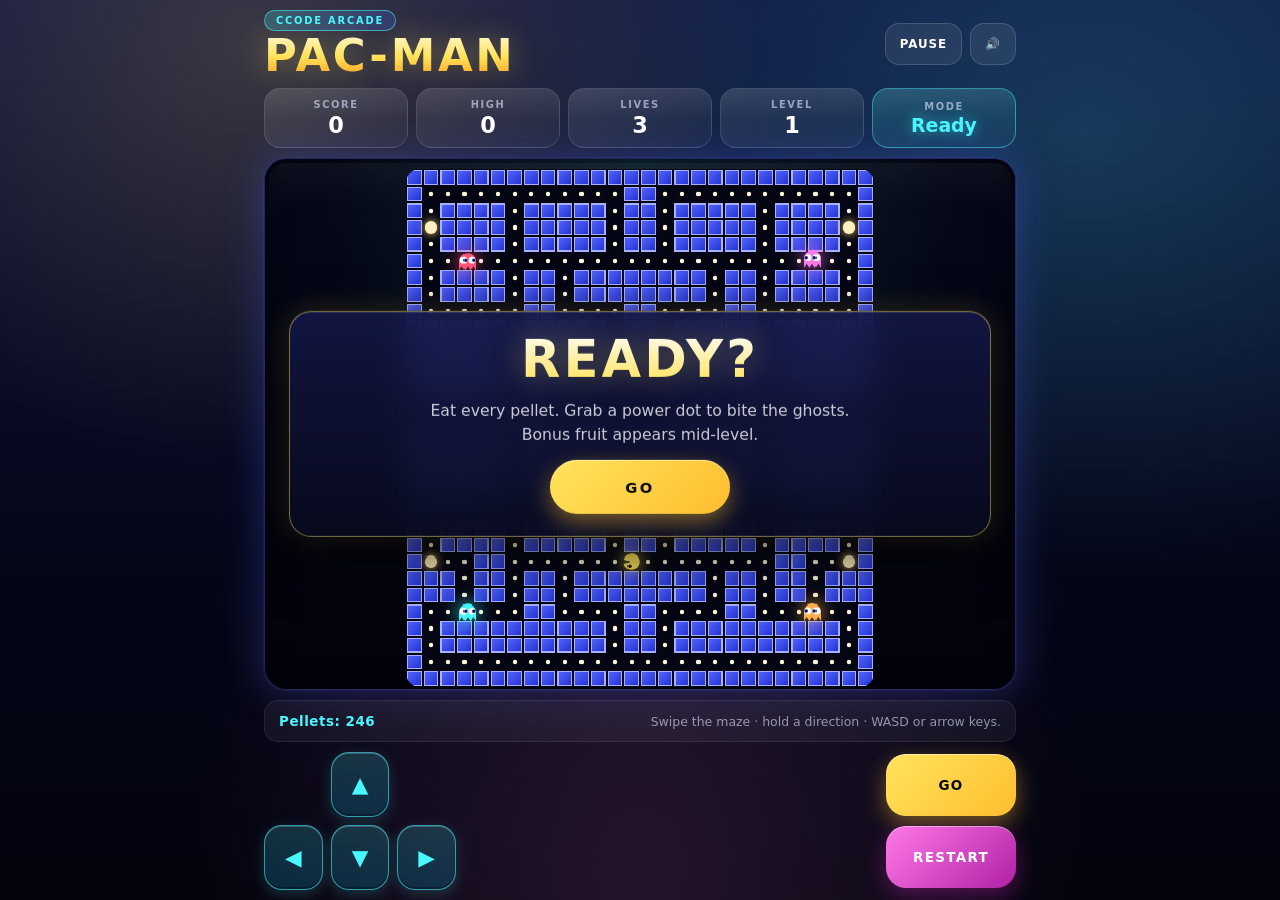
<file: index.html>
<!DOCTYPE html>
<html lang="en">
<head>
  <meta charset="UTF-8" />
  <meta name="viewport" content="width=device-width, initial-scale=1.0, maximum-scale=1.0, user-scalable=no, viewport-fit=cover" />
  <meta name="mobile-web-app-capable" content="yes" />
  <meta name="apple-mobile-web-app-capable" content="yes" />
  <meta name="apple-mobile-web-app-status-bar-style" content="black-translucent" />
  <title>CCode Pac-Man</title>
  <link rel="icon" href="data:image/svg+xml,%3Csvg xmlns='http://www.w3.org/2000/svg' viewBox='0 0 64 64'%3E%3Ccircle cx='32' cy='32' r='30' fill='%23ffe45c'/%3E%3Cpath d='M32 32 L58 18 A30 30 0 1 0 58 46 Z' fill='%23060819'/%3E%3C/svg%3E" />
  <link rel="stylesheet" href="style.css?v=10" />
</head>
<body>
  <main class="app-shell" aria-label="CCode Pac-Man game">
    <header class="topbar">
      <div class="brand">
        <span class="pill">CCode Arcade</span>
        <h1>Pac-Man</h1>
      </div>
      <div class="top-actions">
        <button id="pauseBtn" class="small-btn" type="button">Pause</button>
        <button id="soundBtn" class="small-btn" type="button" aria-pressed="true" aria-label="Toggle sound">🔊</button>
      </div>
    </header>

    <section class="scoreboard" aria-label="Game stats">
      <div class="stat"><span>Score</span><strong id="score">0</strong></div>
      <div class="stat"><span>High</span><strong id="high">0</strong></div>
      <div class="stat"><span>Lives</span><strong id="lives">3</strong></div>
      <div class="stat"><span>Level</span><strong id="level">1</strong></div>
      <div class="stat accent"><span>Mode</span><strong id="mode">Ready</strong></div>
    </section>

    <section class="stage" id="stage">
      <canvas id="game" width="448" height="496" aria-label="Playable Pac-Man maze"></canvas>
      <div id="message" class="message">
        <div id="messageTitle">Ready?</div>
        <p id="messageText">Chomp every pellet. Grab a power dot to bite back. Watch for the bonus fruit.</p>
        <button id="startBtn" type="button">Start Game</button>
      </div>
    </section>

    <div class="info-row">
      <span id="pellets">Pellets: 0</span>
      <span id="hint">Swipe the maze · hold a direction · WASD or arrow keys.</span>
    </div>

    <nav class="controls" aria-label="Game controls">
      <div class="dpad" aria-label="Movement pad">
        <button class="dir up" data-dir="up" type="button" aria-label="Move up">▲</button>
        <button class="dir left" data-dir="left" type="button" aria-label="Move left">◀</button>
        <button class="dir right" data-dir="right" type="button" aria-label="Move right">▶</button>
        <button class="dir down" data-dir="down" type="button" aria-label="Move down">▼</button>
      </div>
      <div class="control-actions">
        <button id="goBtn" class="primary" type="button">Go</button>
        <button id="restartBtn" class="secondary" type="button">Restart</button>
      </div>
    </nav>
  </main>

  <script src="game.js?v=10"></script>
</body>
</html>
</file>
<file: style.css>
:root {
  --bg-deep: #05071a;
  --bg-mid: #0f1340;
  --bg-soft: #1b2270;
  --ink: #ffffff;
  --ink-soft: rgba(255, 255, 255, 0.78);
  --ink-muted: rgba(220, 228, 255, 0.62);
  --yellow: #ffe45c;
  --yellow-deep: #ffbe2f;
  --cyan: #48f7ff;
  --cyan-deep: #0b7fa8;
  --pink: #ff79e8;
  --magenta: #b021a5;
  --red: #ff5577;
  --orange: #ffb24d;
  --green: #59ff9f;
  --line: rgba(255, 255, 255, 0.14);
  --line-soft: rgba(255, 255, 255, 0.08);
}

* {
  box-sizing: border-box;
  margin: 0;
  padding: 0;
  -webkit-tap-highlight-color: transparent;
  -webkit-touch-callout: none;
  -webkit-user-select: none;
  user-select: none;
}

html, body {
  width: 100%;
  height: 100%;
  overflow: hidden;
  background: var(--bg-deep);
  color: var(--ink);
  font-family: 'Inter', system-ui, -apple-system, 'Segoe UI', Roboto, Arial, sans-serif;
  overscroll-behavior: none;
  touch-action: none;
  -webkit-text-size-adjust: 100%;
}

body {
  min-height: 100dvh;
  background:
    radial-gradient(ellipse at 20% 5%, rgba(255, 228, 92, 0.18) 0%, transparent 35%),
    radial-gradient(ellipse at 85% 15%, rgba(72, 247, 255, 0.18) 0%, transparent 40%),
    radial-gradient(ellipse at 50% 100%, rgba(255, 121, 232, 0.14) 0%, transparent 50%),
    linear-gradient(180deg, var(--bg-mid) 0%, var(--bg-deep) 60%, #02030c 100%);
}

button {
  font: inherit;
  border: 0;
  cursor: pointer;
  touch-action: none;
  color: inherit;
}

/* ────────── APP SHELL ────────── */
.app-shell {
  height: 100dvh;
  width: 100%;
  max-width: 780px;
  margin: 0 auto;
  padding:
    max(10px, env(safe-area-inset-top)) 14px
    max(10px, env(safe-area-inset-bottom));
  display: grid;
  grid-template-rows: auto auto minmax(0, 1fr) auto auto;
  gap: 10px;
  position: relative;
}

/* ────────── TOP BAR ────────── */
.topbar {
  display: flex;
  align-items: center;
  justify-content: space-between;
  gap: 10px;
  min-height: 58px;
}

.brand {
  min-width: 0;
  text-align: left;
  display: flex;
  flex-direction: column;
  gap: 4px;
}

.pill {
  display: inline-flex;
  align-self: flex-start;
  padding: 4px 11px;
  border-radius: 999px;
  background: linear-gradient(135deg, rgba(72, 247, 255, 0.22), rgba(83, 98, 255, 0.22));
  border: 1px solid rgba(72, 247, 255, 0.55);
  color: var(--cyan);
  font-size: 0.62rem;
  font-weight: 800;
  letter-spacing: 0.18em;
  text-transform: uppercase;
  backdrop-filter: blur(8px);
}

.brand h1 {
  font-size: clamp(1.8rem, 7.5vw, 2.8rem);
  line-height: 0.95;
  text-transform: uppercase;
  letter-spacing: 0.06em;
  font-weight: 900;
  background: linear-gradient(180deg, #fff8d4 0%, var(--yellow) 50%, #ff9c1e 100%);
  -webkit-background-clip: text;
  background-clip: text;
  -webkit-text-fill-color: transparent;
  text-shadow: 0 0 28px rgba(255, 228, 92, 0.35);
}

.top-actions {
  display: flex;
  gap: 8px;
  align-items: center;
  justify-content: flex-end;
  flex-wrap: wrap;
}

.small-btn {
  min-height: 42px;
  padding: 0 14px;
  border-radius: 14px;
  background: rgba(255, 255, 255, 0.08);
  border: 1px solid var(--line);
  color: var(--ink);
  font-size: 0.74rem;
  font-weight: 800;
  letter-spacing: 0.08em;
  text-transform: uppercase;
  backdrop-filter: blur(10px);
  transition: transform 0.15s, background 0.18s, border-color 0.18s;
}

.small-btn:hover {
  background: rgba(255, 255, 255, 0.13);
  border-color: rgba(255, 255, 255, 0.28);
}

.small-btn:active {
  transform: scale(0.95);
}

/* ────────── SCOREBOARD ────────── */
.scoreboard {
  display: grid;
  grid-template-columns: repeat(5, minmax(0, 1fr));
  gap: 8px;
}

.stat {
  min-height: 60px;
  border-radius: 16px;
  background:
    linear-gradient(160deg, rgba(255, 255, 255, 0.10) 0%, rgba(255, 255, 255, 0.03) 100%);
  border: 1px solid var(--line);
  display: flex;
  flex-direction: column;
  justify-content: center;
  align-items: center;
  backdrop-filter: blur(12px);
  position: relative;
  overflow: hidden;
}

.stat::before {
  content: '';
  position: absolute;
  inset: 0;
  background: linear-gradient(180deg, rgba(255,255,255,0.06), transparent 50%);
  pointer-events: none;
}

.stat span {
  font-size: 0.62rem;
  text-transform: uppercase;
  letter-spacing: 0.16em;
  font-weight: 800;
  color: var(--ink-muted);
}

.stat strong {
  margin-top: 4px;
  font-size: clamp(1.05rem, 4vw, 1.4rem);
  line-height: 1;
  font-weight: 900;
  color: var(--ink);
  font-variant-numeric: tabular-nums;
}

.stat.accent {
  background:
    linear-gradient(160deg, rgba(72, 247, 255, 0.18) 0%, rgba(72, 247, 255, 0.04) 100%);
  border-color: rgba(72, 247, 255, 0.45);
}

.stat.accent strong {
  color: var(--cyan);
  font-size: clamp(0.92rem, 3.5vw, 1.18rem);
  text-shadow: 0 0 14px rgba(72, 247, 255, 0.55);
}

/* ────────── STAGE ────────── */
.stage {
  position: relative;
  min-height: 0;
  display: grid;
  place-items: center;
  padding: 10px;
  border-radius: 22px;
  background:
    radial-gradient(ellipse at 50% 0%, rgba(72, 247, 255, 0.12) 0%, transparent 60%),
    linear-gradient(180deg, #050818 0%, #02030c 100%);
  border: 1px solid rgba(83, 98, 255, 0.35);
  box-shadow:
    0 0 0 1px rgba(255, 255, 255, 0.04),
    0 0 40px rgba(83, 98, 255, 0.32),
    inset 0 0 30px rgba(0, 0, 0, 0.55);
  overflow: hidden;
}

.stage::before {
  content: '';
  position: absolute;
  inset: 4px;
  border-radius: 18px;
  pointer-events: none;
  background: linear-gradient(180deg, rgba(255,255,255,0.04) 0%, transparent 8%);
}

#game {
  display: block;
  width: auto;
  height: auto;
  max-width: 100%;
  max-height: 100%;
  aspect-ratio: 448 / 496;
  background: #040614;
  border-radius: 14px;
  image-rendering: pixelated;
  image-rendering: crisp-edges;
  touch-action: none;
  position: relative;
  z-index: 1;
}

/* ────────── MESSAGE OVERLAY ────────── */
.message {
  position: absolute;
  left: 24px;
  right: 24px;
  top: 50%;
  transform: translateY(-50%);
  z-index: 5;
  display: flex;
  flex-direction: column;
  align-items: center;
  justify-content: center;
  gap: 14px;
  padding: 22px 20px;
  text-align: center;
  border-radius: 22px;
  background:
    linear-gradient(180deg, rgba(20, 24, 70, 0.88) 0%, rgba(8, 10, 30, 0.94) 100%);
  border: 1px solid rgba(255, 228, 92, 0.45);
  box-shadow:
    0 20px 60px rgba(0, 0, 0, 0.65),
    0 0 30px rgba(255, 228, 92, 0.18),
    inset 0 1px 0 rgba(255, 255, 255, 0.12);
  backdrop-filter: blur(16px);
  animation: msgIn 0.42s cubic-bezier(0.22, 1, 0.36, 1);
}

@keyframes msgIn {
  from { transform: translateY(-50%) scale(0.92); opacity: 0; }
  to   { transform: translateY(-50%) scale(1); opacity: 1; }
}

.message.hidden { display: none; }

#messageTitle {
  font-size: clamp(1.8rem, 8vw, 3.2rem);
  font-weight: 900;
  text-transform: uppercase;
  letter-spacing: 0.06em;
  line-height: 1;
  background: linear-gradient(180deg, #fff 0%, var(--yellow) 100%);
  -webkit-background-clip: text;
  background-clip: text;
  -webkit-text-fill-color: transparent;
  text-shadow: 0 0 30px rgba(255, 228, 92, 0.35);
}

#messageText {
  max-width: 460px;
  color: var(--ink-soft);
  line-height: 1.5;
  font-weight: 500;
  font-size: clamp(0.86rem, 3vw, 0.98rem);
}

#startBtn {
  min-width: 180px;
  min-height: 54px;
  padding: 0 26px;
  border-radius: 999px;
  background: linear-gradient(135deg, var(--yellow) 0%, var(--yellow-deep) 100%);
  color: #07070c;
  border: none;
  font-weight: 900;
  font-size: 0.92rem;
  text-transform: uppercase;
  letter-spacing: 0.16em;
  box-shadow:
    0 8px 22px rgba(255, 190, 47, 0.45),
    inset 0 1px 0 rgba(255, 255, 255, 0.5);
  transition: transform 0.15s, box-shadow 0.2s;
  position: relative;
  overflow: hidden;
}

#startBtn::after {
  content: '';
  position: absolute;
  inset: 0;
  background: linear-gradient(110deg, transparent 38%, rgba(255,255,255,0.6) 50%, transparent 62%);
  transform: translateX(-110%);
  transition: transform 0.7s;
}

#startBtn:hover::after { transform: translateX(110%); }
#startBtn:active { transform: scale(0.96); }

/* ────────── INFO ROW ────────── */
.info-row {
  display: flex;
  justify-content: space-between;
  align-items: center;
  gap: 12px;
  padding: 10px 14px;
  border-radius: 14px;
  background: rgba(255, 255, 255, 0.05);
  border: 1px solid var(--line-soft);
  color: var(--ink);
  font-size: 0.84rem;
  font-weight: 700;
  min-height: 42px;
  backdrop-filter: blur(8px);
}

.info-row span:first-child {
  color: var(--cyan);
  letter-spacing: 0.04em;
}

#hint {
  color: var(--ink-muted);
  text-align: right;
  font-weight: 500;
  font-size: 0.78rem;
}

/* ────────── CONTROLS ────────── */
.controls {
  display: grid;
  grid-template-columns: 1fr auto;
  gap: 14px;
  align-items: center;
}

.dpad {
  width: 192px;
  height: 138px;
  display: grid;
  grid-template-columns: 1fr 1fr 1fr;
  grid-template-rows: 1fr 1fr;
  gap: 8px;
  grid-template-areas:
    ". up ."
    "left down right";
}

.dir {
  min-height: 60px;
  border-radius: 18px;
  background:
    linear-gradient(180deg, rgba(72, 247, 255, 0.18) 0%, rgba(11, 127, 168, 0.30) 100%);
  border: 1px solid rgba(72, 247, 255, 0.55);
  color: var(--cyan);
  font-size: 1.35rem;
  font-weight: 900;
  box-shadow:
    inset 0 1px 0 rgba(255, 255, 255, 0.2),
    inset 0 -2px 0 rgba(0, 0, 0, 0.3),
    0 4px 14px rgba(72, 247, 255, 0.18);
  transition: transform 0.12s, background 0.18s, box-shadow 0.18s;
  backdrop-filter: blur(10px);
}

.dir.up    { grid-area: up; }
.dir.left  { grid-area: left; }
.dir.right { grid-area: right; }
.dir.down  { grid-area: down; }

.dir.active,
.dir:active {
  transform: scale(0.93);
  background: linear-gradient(180deg, var(--yellow) 0%, var(--yellow-deep) 100%);
  color: #060606;
  border-color: rgba(255, 255, 255, 0.6);
  box-shadow:
    0 0 24px rgba(255, 228, 92, 0.6),
    inset 0 1px 0 rgba(255, 255, 255, 0.4);
}

.control-actions {
  display: grid;
  grid-template-columns: 1fr;
  gap: 10px;
  min-width: 130px;
}

.primary,
.secondary {
  min-height: 62px;
  border-radius: 20px;
  font-weight: 900;
  text-transform: uppercase;
  letter-spacing: 0.10em;
  font-size: 0.84rem;
  position: relative;
  overflow: hidden;
  transition: transform 0.15s, box-shadow 0.2s;
}

.primary {
  background: linear-gradient(135deg, var(--yellow) 0%, var(--yellow-deep) 100%);
  color: #07070c;
  border: none;
  box-shadow:
    0 8px 22px rgba(255, 190, 47, 0.42),
    inset 0 1px 0 rgba(255, 255, 255, 0.5);
}

.secondary {
  background: linear-gradient(135deg, var(--pink) 0%, var(--magenta) 100%);
  color: #fff;
  border: none;
  box-shadow:
    0 8px 22px rgba(176, 33, 165, 0.42),
    inset 0 1px 0 rgba(255, 255, 255, 0.4);
}

.primary:active,
.secondary:active {
  transform: scale(0.96);
}

/* ────────── RESPONSIVE ────────── */
@media (max-width: 560px) {
  .app-shell {
    padding:
      max(8px, env(safe-area-inset-top)) 10px
      max(8px, env(safe-area-inset-bottom));
    gap: 8px;
  }

  .topbar {
    min-height: 52px;
  }

  .brand h1 {
    font-size: clamp(1.5rem, 9vw, 2.2rem);
  }

  .pill {
    font-size: 0.55rem;
    padding: 3px 9px;
  }

  .small-btn {
    min-height: 38px;
    padding: 0 10px;
    font-size: 0.66rem;
  }

  .scoreboard {
    grid-template-columns: repeat(3, minmax(0, 1fr));
    gap: 7px;
  }

  .stat {
    min-height: 46px;
    border-radius: 13px;
  }

  .stat span {
    font-size: 0.54rem;
  }

  .stat strong {
    font-size: 1rem;
  }

  .stat.accent {
    grid-column: span 2;
  }

  .stat:nth-child(4),
  .stat:nth-child(5) {
    grid-column: span 1;
  }

  .info-row {
    font-size: 0.76rem;
    padding: 8px 12px;
    min-height: 36px;
  }

  #hint { font-size: 0.7rem; }

  .controls {
    grid-template-columns: 1fr 124px;
    gap: 10px;
  }

  .dpad {
    width: 100%;
    height: 126px;
    gap: 7px;
  }

  .dir {
    min-height: 54px;
    border-radius: 16px;
    font-size: 1.2rem;
  }

  .control-actions {
    min-width: 0;
    gap: 8px;
  }

  .primary,
  .secondary {
    min-height: 58px;
    border-radius: 18px;
    font-size: 0.78rem;
  }

  .message {
    left: 16px;
    right: 16px;
    padding: 18px 14px;
    gap: 10px;
  }
}

@media (max-height: 700px) {
  .brand h1 { font-size: 1.6rem; }
  .pill { display: none; }
  .scoreboard { gap: 6px; }
  .stat { min-height: 42px; }
  .stat span { font-size: 0.5rem; }
  .stat strong { font-size: 0.9rem; }
  .dpad { height: 108px; width: 172px; }
  .dir { min-height: 48px; }
  .primary, .secondary { min-height: 50px; }
}

@media (pointer: fine) {
  .small-btn:hover,
  .dir:hover {
    transform: translateY(-1px);
  }
}
</file>
